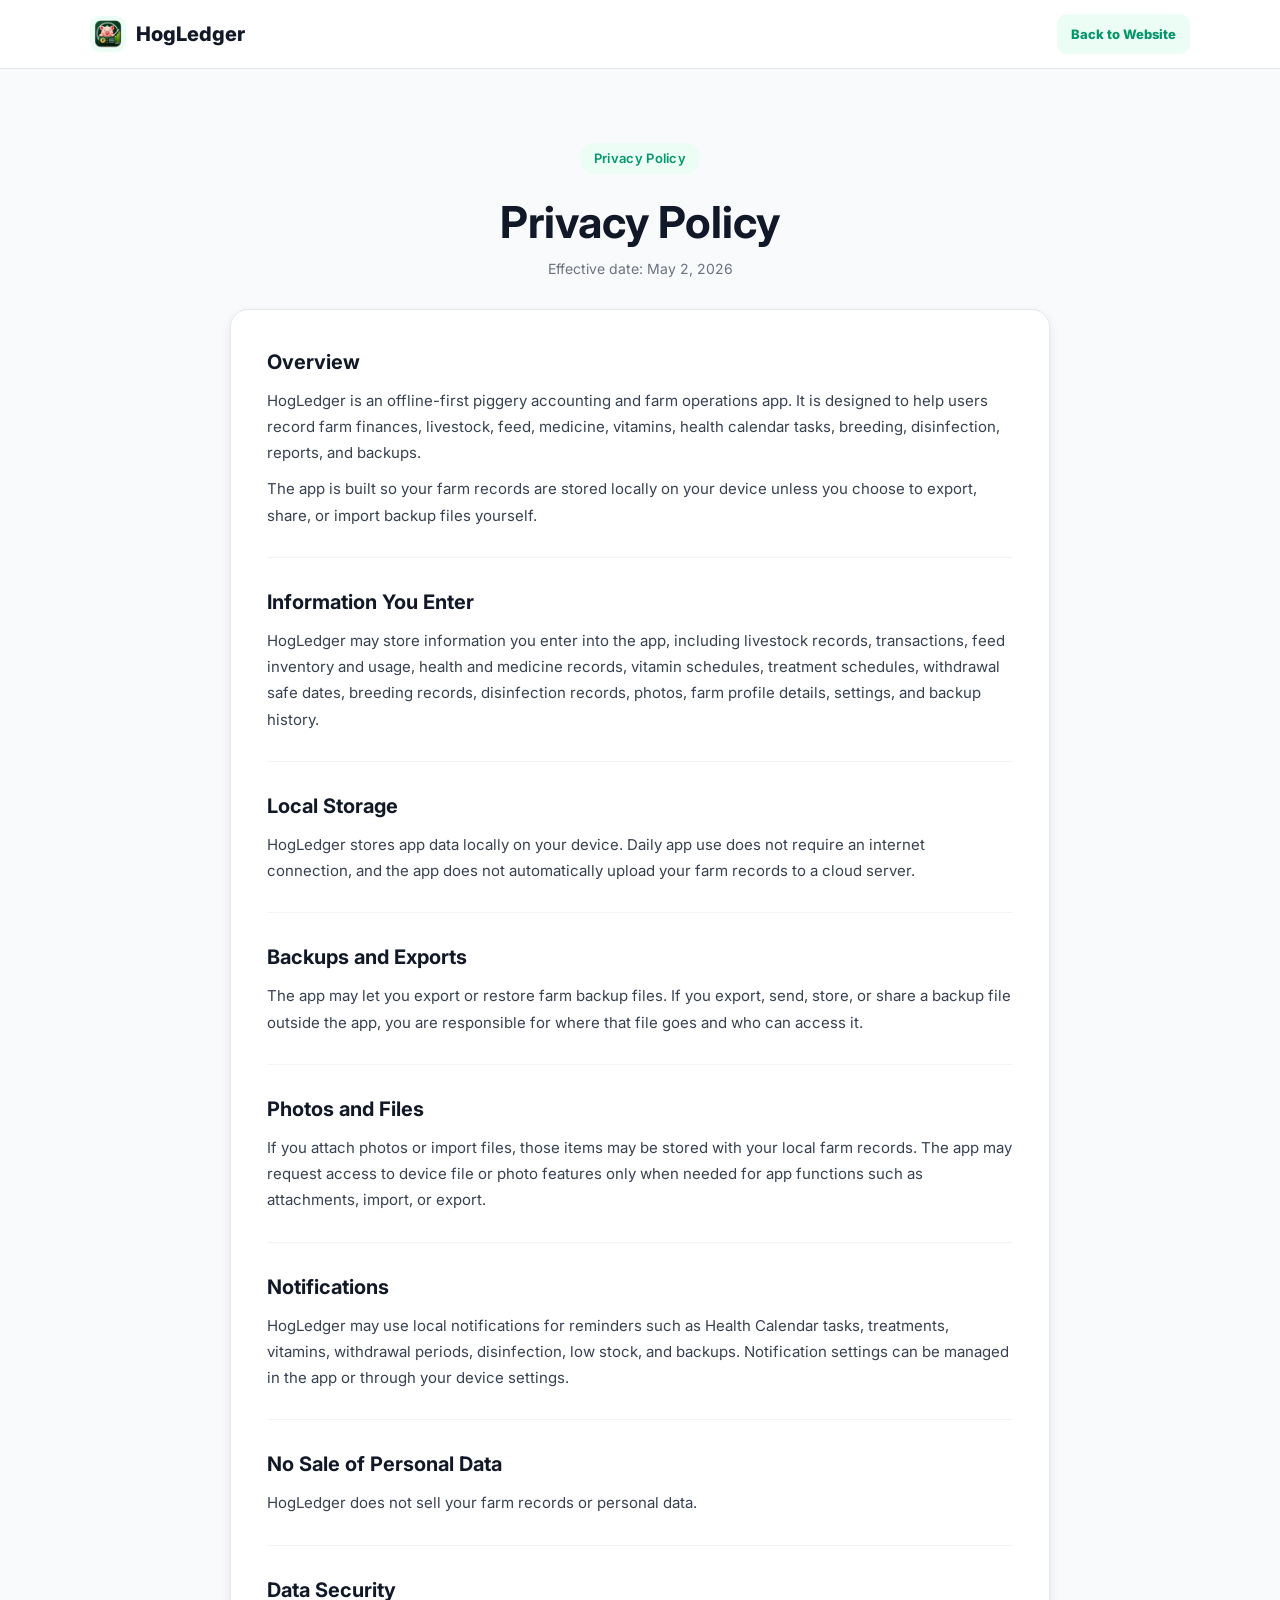
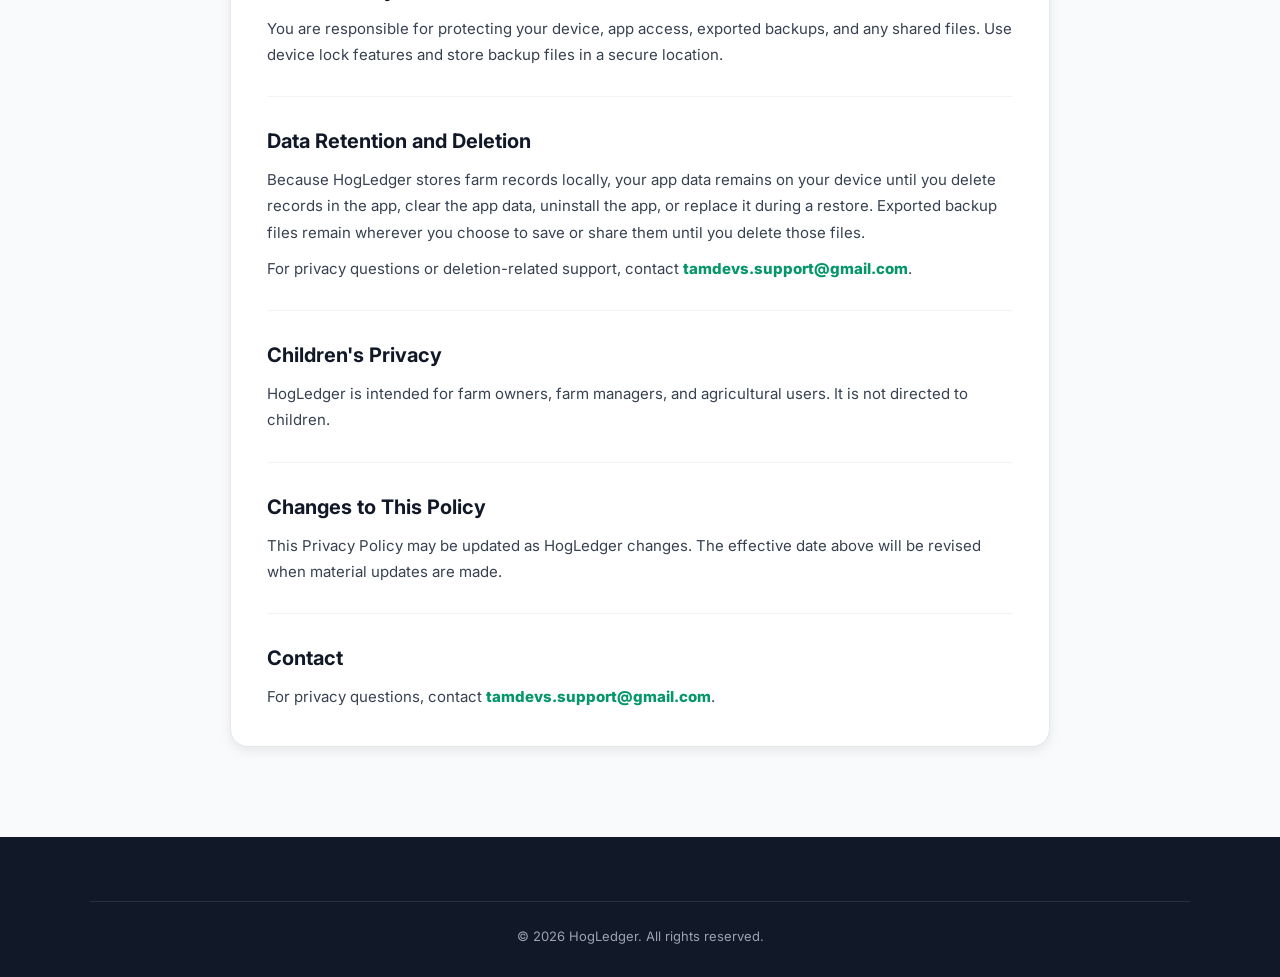
<file: privacy.html>
<!DOCTYPE html>
<html lang="en">
<head>
  <meta charset="UTF-8">
  <meta name="viewport" content="width=device-width, initial-scale=1.0">
  <title>Privacy Policy - HogLedger</title>
  <meta name="description" content="Privacy Policy for HogLedger, an offline-first piggery accounting and farm operations app.">
  <link rel="apple-touch-icon" href="images/hogledger-icon.png">
  <link rel="icon" href="images/hogledger-favicon.png">
  <link rel="preconnect" href="https://fonts.googleapis.com">
  <link rel="preconnect" href="https://fonts.gstatic.com" crossorigin>
  <link href="https://fonts.googleapis.com/css2?family=Inter:wght@400;500;600;700;800&display=swap" rel="stylesheet">
  <link rel="stylesheet" href="css/style.css">
</head>
<body>
  <nav class="legal-nav">
    <div class="nav-container">
      <a href="index.html" class="nav-logo legal-logo">
        <div class="nav-logo-icon">
          <img src="images/hogledger-icon.png" alt="" class="brand-icon-img">
        </div>
        <span>HogLedger</span>
      </a>
      <a href="index.html" class="legal-back-link">Back to Website</a>
    </div>
  </nav>

  <main class="legal-page">
    <div class="container">
      <header class="legal-header">
        <span class="section-badge">Privacy Policy</span>
        <h1>Privacy Policy</h1>
        <p>Effective date: May 2, 2026</p>
      </header>

      <article class="legal-content">
        <section>
          <h2>Overview</h2>
          <p>HogLedger is an offline-first piggery accounting and farm operations app. It is designed to help users record farm finances, livestock, feed, medicine, vitamins, health calendar tasks, breeding, disinfection, reports, and backups.</p>
          <p>The app is built so your farm records are stored locally on your device unless you choose to export, share, or import backup files yourself.</p>
        </section>

        <section>
          <h2>Information You Enter</h2>
          <p>HogLedger may store information you enter into the app, including livestock records, transactions, feed inventory and usage, health and medicine records, vitamin schedules, treatment schedules, withdrawal safe dates, breeding records, disinfection records, photos, farm profile details, settings, and backup history.</p>
        </section>

        <section>
          <h2>Local Storage</h2>
          <p>HogLedger stores app data locally on your device. Daily app use does not require an internet connection, and the app does not automatically upload your farm records to a cloud server.</p>
        </section>

        <section>
          <h2>Backups and Exports</h2>
          <p>The app may let you export or restore farm backup files. If you export, send, store, or share a backup file outside the app, you are responsible for where that file goes and who can access it.</p>
        </section>

        <section>
          <h2>Photos and Files</h2>
          <p>If you attach photos or import files, those items may be stored with your local farm records. The app may request access to device file or photo features only when needed for app functions such as attachments, import, or export.</p>
        </section>

        <section>
          <h2>Notifications</h2>
          <p>HogLedger may use local notifications for reminders such as Health Calendar tasks, treatments, vitamins, withdrawal periods, disinfection, low stock, and backups. Notification settings can be managed in the app or through your device settings.</p>
        </section>

        <section>
          <h2>No Sale of Personal Data</h2>
          <p>HogLedger does not sell your farm records or personal data.</p>
        </section>

        <section>
          <h2>Data Security</h2>
          <p>You are responsible for protecting your device, app access, exported backups, and any shared files. Use device lock features and store backup files in a secure location.</p>
        </section>

        <section>
          <h2>Data Retention and Deletion</h2>
          <p>Because HogLedger stores farm records locally, your app data remains on your device until you delete records in the app, clear the app data, uninstall the app, or replace it during a restore. Exported backup files remain wherever you choose to save or share them until you delete those files.</p>
          <p>For privacy questions or deletion-related support, contact <a href="mailto:tamdevs.support@gmail.com">tamdevs.support@gmail.com</a>.</p>
        </section>

        <section>
          <h2>Children's Privacy</h2>
          <p>HogLedger is intended for farm owners, farm managers, and agricultural users. It is not directed to children.</p>
        </section>

        <section>
          <h2>Changes to This Policy</h2>
          <p>This Privacy Policy may be updated as HogLedger changes. The effective date above will be revised when material updates are made.</p>
        </section>

        <section>
          <h2>Contact</h2>
          <p>For privacy questions, contact <a href="mailto:tamdevs.support@gmail.com">tamdevs.support@gmail.com</a>.</p>
        </section>
      </article>
    </div>
  </main>

  <footer class="footer legal-footer">
    <div class="container">
      <div class="footer-bottom">
        <p>&copy; 2026 HogLedger. All rights reserved.</p>
      </div>
    </div>
  </footer>
</body>
</html>
</file>
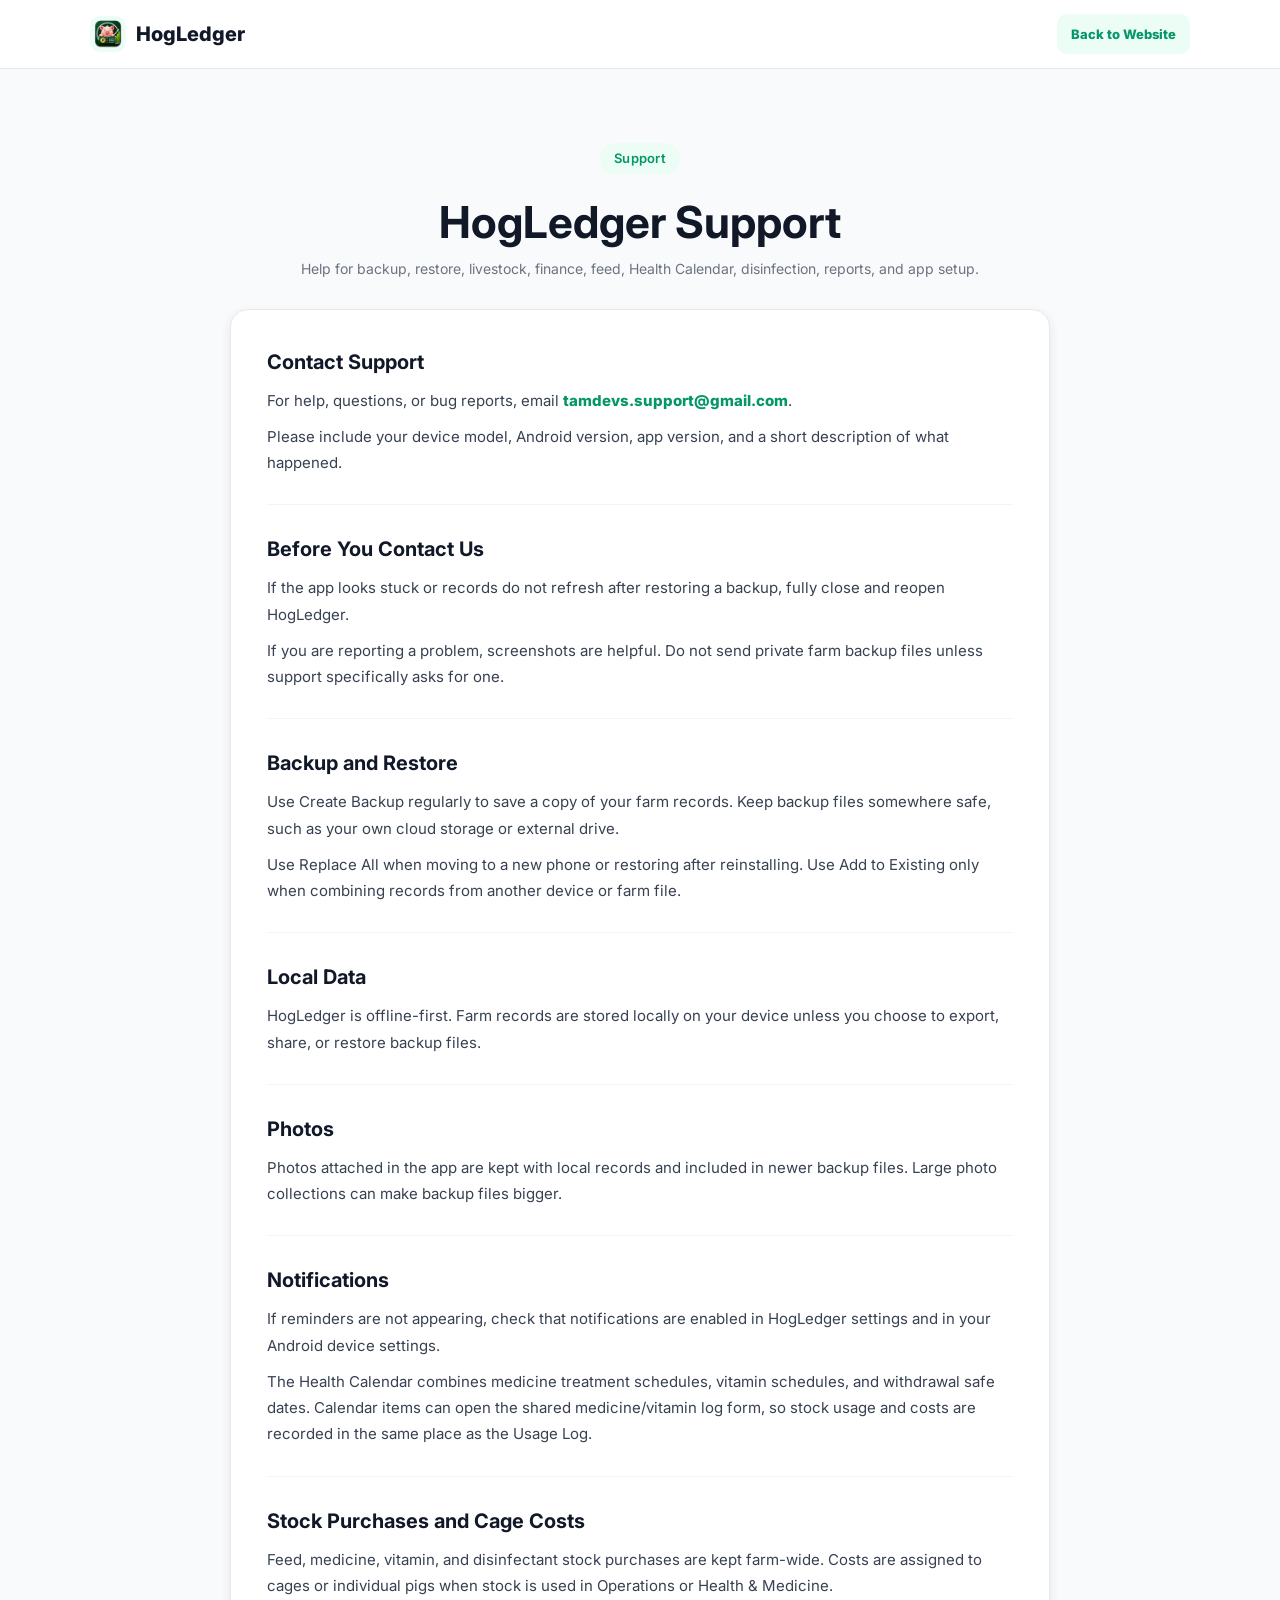
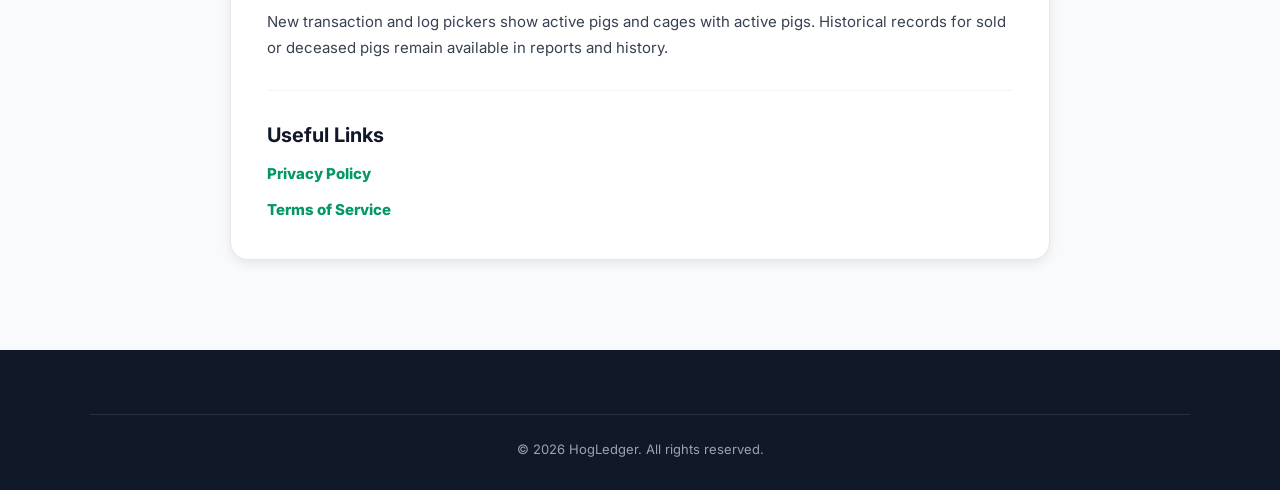
<file: support.html>
<!DOCTYPE html>
<html lang="en">
<head>
  <meta charset="UTF-8">
  <meta name="viewport" content="width=device-width, initial-scale=1.0">
  <title>Support - HogLedger</title>
  <meta name="description" content="Support page for HogLedger, an offline-first piggery accounting and farm operations app.">
  <link rel="apple-touch-icon" href="images/hogledger-icon.png">
  <link rel="icon" href="images/hogledger-favicon.png">
  <link rel="preconnect" href="https://fonts.googleapis.com">
  <link rel="preconnect" href="https://fonts.gstatic.com" crossorigin>
  <link href="https://fonts.googleapis.com/css2?family=Inter:wght@400;500;600;700;800&display=swap" rel="stylesheet">
  <link rel="stylesheet" href="css/style.css">
</head>
<body>
  <nav class="legal-nav">
    <div class="nav-container">
      <a href="index.html" class="nav-logo legal-logo">
        <div class="nav-logo-icon">
          <img src="images/hogledger-icon.png" alt="" class="brand-icon-img">
        </div>
        <span>HogLedger</span>
      </a>
      <a href="index.html" class="legal-back-link">Back to Website</a>
    </div>
  </nav>

  <main class="legal-page">
    <div class="container">
      <header class="legal-header">
        <span class="section-badge">Support</span>
        <h1>HogLedger Support</h1>
        <p>Help for backup, restore, livestock, finance, feed, Health Calendar, disinfection, reports, and app setup.</p>
      </header>

      <article class="legal-content">
        <section>
          <h2>Contact Support</h2>
          <p>For help, questions, or bug reports, email <a href="mailto:tamdevs.support@gmail.com">tamdevs.support@gmail.com</a>.</p>
          <p>Please include your device model, Android version, app version, and a short description of what happened.</p>
        </section>

        <section>
          <h2>Before You Contact Us</h2>
          <p>If the app looks stuck or records do not refresh after restoring a backup, fully close and reopen HogLedger.</p>
          <p>If you are reporting a problem, screenshots are helpful. Do not send private farm backup files unless support specifically asks for one.</p>
        </section>

        <section>
          <h2>Backup and Restore</h2>
          <p>Use Create Backup regularly to save a copy of your farm records. Keep backup files somewhere safe, such as your own cloud storage or external drive.</p>
          <p>Use Replace All when moving to a new phone or restoring after reinstalling. Use Add to Existing only when combining records from another device or farm file.</p>
        </section>

        <section>
          <h2>Local Data</h2>
          <p>HogLedger is offline-first. Farm records are stored locally on your device unless you choose to export, share, or restore backup files.</p>
        </section>

        <section>
          <h2>Photos</h2>
          <p>Photos attached in the app are kept with local records and included in newer backup files. Large photo collections can make backup files bigger.</p>
        </section>

        <section>
          <h2>Notifications</h2>
          <p>If reminders are not appearing, check that notifications are enabled in HogLedger settings and in your Android device settings.</p>
          <p>The Health Calendar combines medicine treatment schedules, vitamin schedules, and withdrawal safe dates. Calendar items can open the shared medicine/vitamin log form, so stock usage and costs are recorded in the same place as the Usage Log.</p>
        </section>

        <section>
          <h2>Stock Purchases and Cage Costs</h2>
          <p>Feed, medicine, vitamin, and disinfectant stock purchases are kept farm-wide. Costs are assigned to cages or individual pigs when stock is used in Operations or Health &amp; Medicine.</p>
          <p>New transaction and log pickers show active pigs and cages with active pigs. Historical records for sold or deceased pigs remain available in reports and history.</p>
        </section>

        <section>
          <h2>Useful Links</h2>
          <p><a href="privacy.html">Privacy Policy</a></p>
          <p><a href="terms.html">Terms of Service</a></p>
        </section>
      </article>
    </div>
  </main>

  <footer class="footer legal-footer">
    <div class="container">
      <div class="footer-bottom">
        <p>&copy; 2026 HogLedger. All rights reserved.</p>
      </div>
    </div>
  </footer>
</body>
</html>
</file>
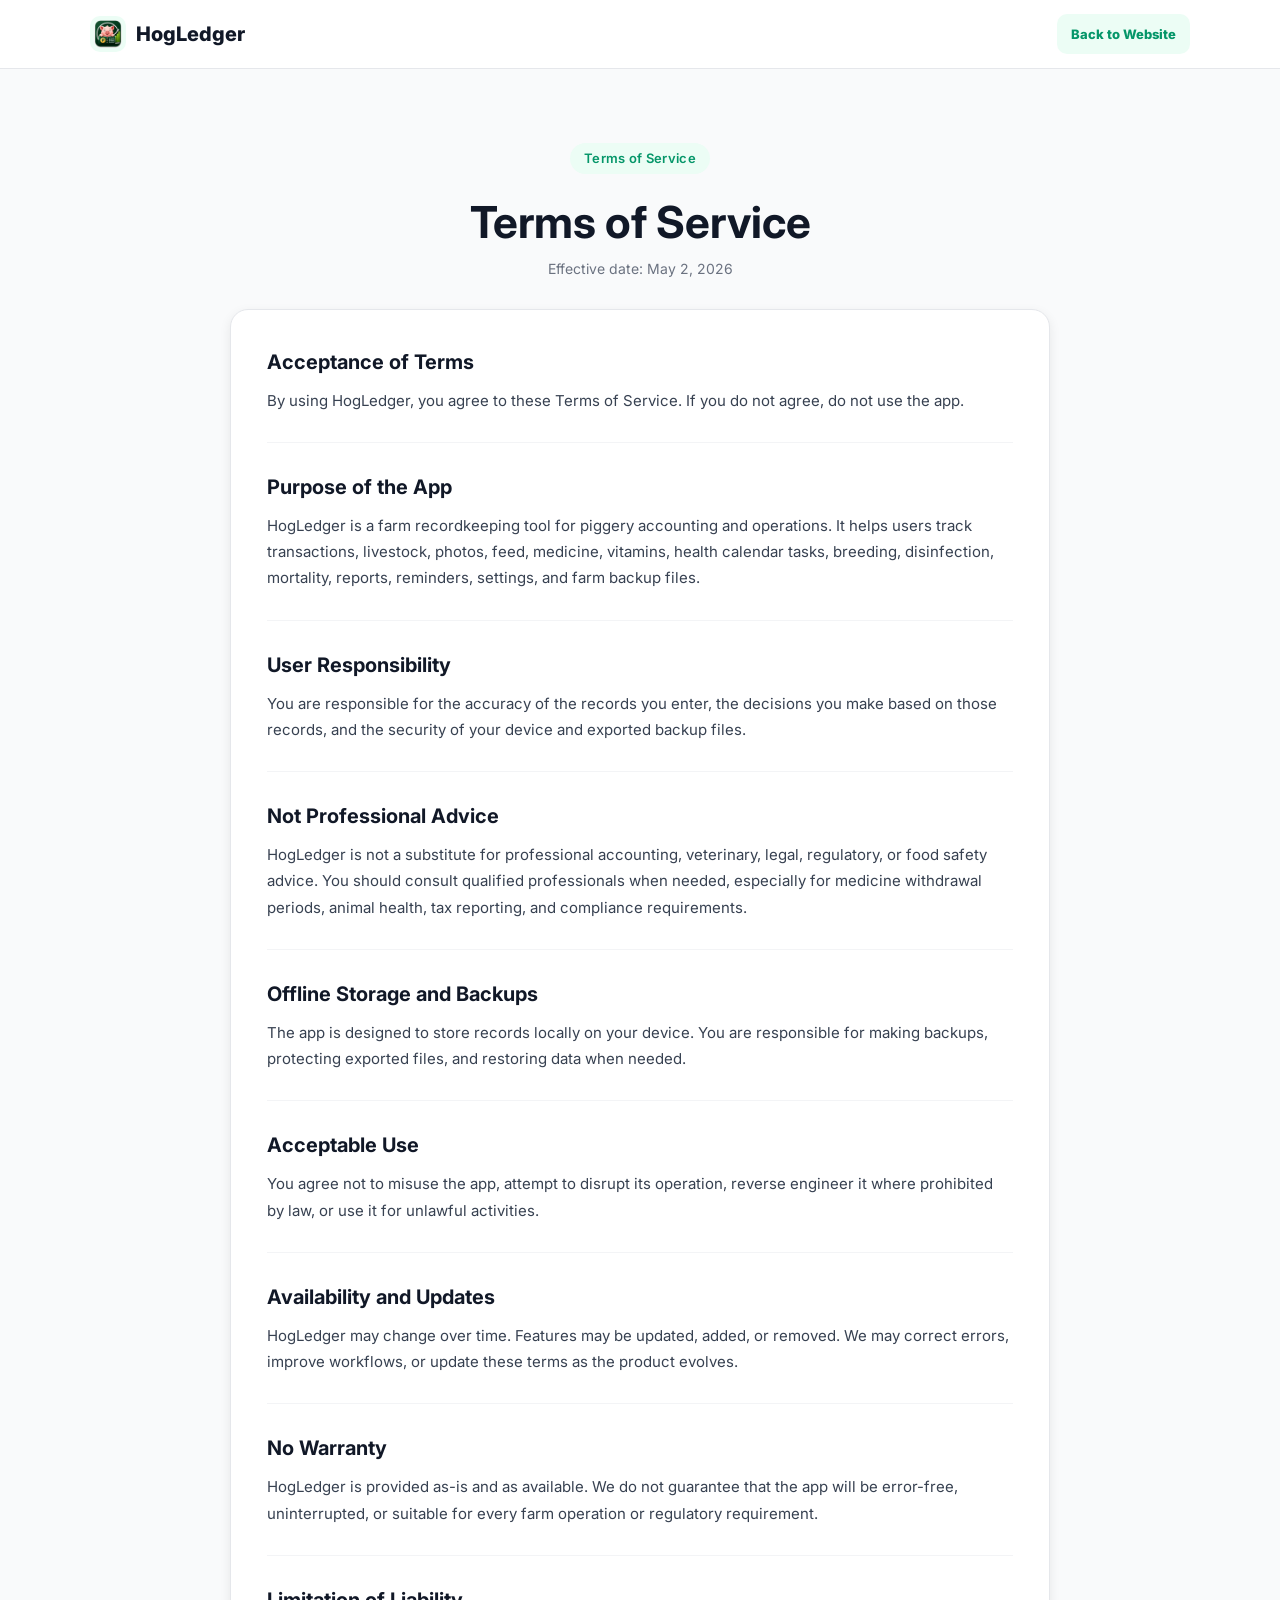
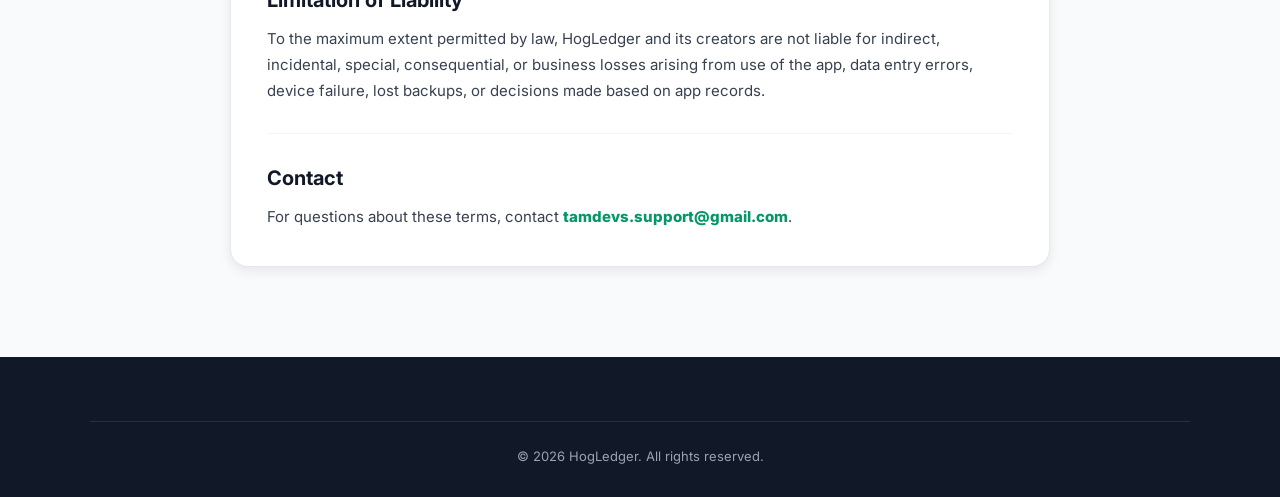
<file: terms.html>
<!DOCTYPE html>
<html lang="en">
<head>
  <meta charset="UTF-8">
  <meta name="viewport" content="width=device-width, initial-scale=1.0">
  <title>Terms of Service - HogLedger</title>
  <meta name="description" content="Terms of Service for HogLedger, an offline-first piggery accounting and farm operations app.">
  <link rel="apple-touch-icon" href="images/hogledger-icon.png">
  <link rel="icon" href="images/hogledger-favicon.png">
  <link rel="preconnect" href="https://fonts.googleapis.com">
  <link rel="preconnect" href="https://fonts.gstatic.com" crossorigin>
  <link href="https://fonts.googleapis.com/css2?family=Inter:wght@400;500;600;700;800&display=swap" rel="stylesheet">
  <link rel="stylesheet" href="css/style.css">
</head>
<body>
  <nav class="legal-nav">
    <div class="nav-container">
      <a href="index.html" class="nav-logo legal-logo">
        <div class="nav-logo-icon">
          <img src="images/hogledger-icon.png" alt="" class="brand-icon-img">
        </div>
        <span>HogLedger</span>
      </a>
      <a href="index.html" class="legal-back-link">Back to Website</a>
    </div>
  </nav>

  <main class="legal-page">
    <div class="container">
      <header class="legal-header">
        <span class="section-badge">Terms of Service</span>
        <h1>Terms of Service</h1>
        <p>Effective date: May 2, 2026</p>
      </header>

      <article class="legal-content">
        <section>
          <h2>Acceptance of Terms</h2>
          <p>By using HogLedger, you agree to these Terms of Service. If you do not agree, do not use the app.</p>
        </section>

        <section>
          <h2>Purpose of the App</h2>
          <p>HogLedger is a farm recordkeeping tool for piggery accounting and operations. It helps users track transactions, livestock, photos, feed, medicine, vitamins, health calendar tasks, breeding, disinfection, mortality, reports, reminders, settings, and farm backup files.</p>
        </section>

        <section>
          <h2>User Responsibility</h2>
          <p>You are responsible for the accuracy of the records you enter, the decisions you make based on those records, and the security of your device and exported backup files.</p>
        </section>

        <section>
          <h2>Not Professional Advice</h2>
          <p>HogLedger is not a substitute for professional accounting, veterinary, legal, regulatory, or food safety advice. You should consult qualified professionals when needed, especially for medicine withdrawal periods, animal health, tax reporting, and compliance requirements.</p>
        </section>

        <section>
          <h2>Offline Storage and Backups</h2>
          <p>The app is designed to store records locally on your device. You are responsible for making backups, protecting exported files, and restoring data when needed.</p>
        </section>

        <section>
          <h2>Acceptable Use</h2>
          <p>You agree not to misuse the app, attempt to disrupt its operation, reverse engineer it where prohibited by law, or use it for unlawful activities.</p>
        </section>

        <section>
          <h2>Availability and Updates</h2>
          <p>HogLedger may change over time. Features may be updated, added, or removed. We may correct errors, improve workflows, or update these terms as the product evolves.</p>
        </section>

        <section>
          <h2>No Warranty</h2>
          <p>HogLedger is provided as-is and as available. We do not guarantee that the app will be error-free, uninterrupted, or suitable for every farm operation or regulatory requirement.</p>
        </section>

        <section>
          <h2>Limitation of Liability</h2>
          <p>To the maximum extent permitted by law, HogLedger and its creators are not liable for indirect, incidental, special, consequential, or business losses arising from use of the app, data entry errors, device failure, lost backups, or decisions made based on app records.</p>
        </section>

        <section>
          <h2>Contact</h2>
          <p>For questions about these terms, contact <a href="mailto:tamdevs.support@gmail.com">tamdevs.support@gmail.com</a>.</p>
        </section>
      </article>
    </div>
  </main>

  <footer class="footer legal-footer">
    <div class="container">
      <div class="footer-bottom">
        <p>&copy; 2026 HogLedger. All rights reserved.</p>
      </div>
    </div>
  </footer>
</body>
</html>
</file>
<file: css/style.css>
/* ===== CSS Variables ===== */
:root {
  --green-700: #059669;
  --green-600: #10b981;
  --green-500: #34d399;
  --green-100: #ecfdf5;
  --green-50: #f0fdf4;
  --blue: #3b82f6;
  --yellow: #f59e0b;
  --red: #ef4444;
  --purple: #8b5cf6;
  --pink: #ec4899;
  --gray-900: #111827;
  --gray-800: #1f2937;
  --gray-700: #374151;
  --gray-500: #6b7280;
  --gray-400: #9ca3af;
  --gray-300: #d1d5db;
  --gray-100: #f3f4f6;
  --white: #ffffff;
  --font: 'Inter', -apple-system, BlinkMacSystemFont, sans-serif;
  --shadow-sm: 0 1px 3px rgba(0,0,0,0.06);
  --shadow-md: 0 4px 12px rgba(0,0,0,0.08);
  --shadow-lg: 0 8px 30px rgba(0,0,0,0.12);
  --radius: 16px;
}

/* ===== Reset ===== */
*, *::before, *::after {
  margin: 0;
  padding: 0;
  box-sizing: border-box;
}

html {
  scroll-behavior: smooth;
  scroll-padding-top: 80px;
}

body {
  font-family: var(--font);
  color: var(--gray-800);
  line-height: 1.6;
  overflow-x: hidden;
  background: var(--white);
}

a {
  text-decoration: none;
  color: inherit;
}

ul {
  list-style: none;
}

img {
  max-width: 100%;
  display: block;
}

.container {
  max-width: 1140px;
  margin: 0 auto;
  padding: 0 20px;
}

/* ===== Buttons ===== */
.btn {
  display: inline-flex;
  align-items: center;
  gap: 10px;
  padding: 14px 28px;
  border-radius: 14px;
  font-weight: 600;
  font-size: 15px;
  transition: all 0.3s ease;
  cursor: pointer;
  border: none;
}

.btn-primary {
  background: var(--white);
  color: var(--green-700);
  box-shadow: 0 4px 15px rgba(0,0,0,0.15);
}

.btn-primary:hover {
  transform: translateY(-2px);
  box-shadow: 0 6px 20px rgba(0,0,0,0.2);
}

.btn-outline {
  background: transparent;
  color: var(--white);
  border: 2px solid rgba(255,255,255,0.4);
}

.btn-outline:hover {
  background: rgba(255,255,255,0.15);
  border-color: rgba(255,255,255,0.7);
}

.btn ion-icon {
  font-size: 20px;
}

/* ===== Navigation ===== */
.navbar {
  position: fixed;
  top: 0;
  left: 0;
  right: 0;
  z-index: 1000;
  padding: 16px 0;
  transition: all 0.3s ease;
}

.navbar.scrolled {
  background: rgba(255,255,255,0.97);
  backdrop-filter: blur(10px);
  box-shadow: var(--shadow-sm);
  padding: 10px 0;
}

.nav-container {
  max-width: 1140px;
  margin: 0 auto;
  padding: 0 20px;
  display: flex;
  align-items: center;
  justify-content: space-between;
}

.nav-logo {
  display: flex;
  align-items: center;
  gap: 10px;
  font-size: 20px;
  font-weight: 800;
  color: var(--white);
  transition: color 0.3s ease;
}

.navbar.scrolled .nav-logo {
  color: var(--gray-900);
}

.nav-logo-icon {
  width: 36px;
  height: 36px;
  border-radius: 10px;
  background: rgba(255,255,255,0.2);
  display: flex;
  align-items: center;
  justify-content: center;
  font-size: 18px;
  color: var(--white);
  transition: all 0.3s ease;
}

.brand-icon-img {
  width: 28px;
  height: 28px;
  object-fit: contain;
  border-radius: 7px;
}

.navbar.scrolled .nav-logo-icon {
  background: var(--green-100);
  color: var(--green-600);
}

.nav-menu {
  display: flex;
  align-items: center;
  gap: 8px;
}

.nav-link {
  padding: 8px 16px;
  border-radius: 10px;
  font-size: 14px;
  font-weight: 500;
  color: rgba(255,255,255,0.85);
  transition: all 0.3s ease;
}

.navbar.scrolled .nav-link {
  color: var(--gray-700);
}

.nav-link:hover {
  background: rgba(255,255,255,0.15);
  color: var(--white);
}

.navbar.scrolled .nav-link:hover {
  background: var(--green-100);
  color: var(--green-700);
}

.nav-link.active {
  color: var(--white);
  background: rgba(255,255,255,0.2);
}

.navbar.scrolled .nav-link.active {
  color: var(--green-700);
  background: var(--green-100);
}

.nav-cta {
  background: rgba(255,255,255,0.2) !important;
  color: var(--white) !important;
  font-weight: 600;
}

.navbar.scrolled .nav-cta {
  background: var(--green-600) !important;
  color: var(--white) !important;
}

.nav-toggle {
  display: none;
  flex-direction: column;
  gap: 5px;
  background: none;
  border: none;
  cursor: pointer;
  padding: 4px;
}

.nav-toggle span {
  width: 24px;
  height: 2px;
  background: var(--white);
  border-radius: 2px;
  transition: all 0.3s ease;
}

.navbar.scrolled .nav-toggle span {
  background: var(--gray-800);
}

/* ===== Hero ===== */
.hero {
  position: relative;
  min-height: 100vh;
  display: flex;
  align-items: center;
  overflow: hidden;
}

.hero-bg {
  position: absolute;
  inset: 0;
  background: linear-gradient(135deg, #047857 0%, var(--green-700) 30%, var(--green-600) 60%, var(--green-500) 100%);
}

.hero-container {
  position: relative;
  z-index: 2;
  max-width: 1140px;
  margin: 0 auto;
  padding: 120px 20px 100px;
  display: grid;
  grid-template-columns: 1fr 1fr;
  gap: 60px;
  align-items: center;
}

.hero-badge {
  display: inline-block;
  padding: 6px 16px;
  background: rgba(255,255,255,0.15);
  border-radius: 20px;
  font-size: 13px;
  font-weight: 600;
  color: rgba(255,255,255,0.9);
  letter-spacing: 0.5px;
  margin-bottom: 20px;
}

.hero-title {
  font-size: 56px;
  font-weight: 800;
  color: var(--white);
  line-height: 1.1;
  letter-spacing: -1px;
}

.hero-tagline {
  font-size: 22px;
  color: rgba(255,255,255,0.85);
  font-weight: 500;
  margin-top: 8px;
}

.hero-description {
  font-size: 16px;
  color: rgba(255,255,255,0.75);
  margin-top: 20px;
  max-width: 480px;
  line-height: 1.7;
}

.hero-trust-line {
  display: inline-flex;
  align-items: center;
  gap: 8px;
  margin-top: 16px;
  padding: 10px 14px;
  border: 1px solid rgba(255,255,255,0.22);
  border-radius: 14px;
  background: rgba(255,255,255,0.12);
  color: rgba(255,255,255,0.92);
  font-size: 14px;
  font-weight: 700;
}

.hero-trust-line ion-icon {
  color: var(--green-100);
  font-size: 20px;
  flex-shrink: 0;
}

.hero-buttons {
  display: flex;
  gap: 14px;
  margin-top: 32px;
  flex-wrap: wrap;
}

.hero-wave {
  position: absolute;
  bottom: -1px;
  left: 0;
  right: 0;
  z-index: 3;
}

.hero-wave svg {
  display: block;
  width: 100%;
  height: auto;
}

/* ===== Phone Mockup ===== */
.hero-phone {
  display: flex;
  justify-content: center;
}

.hero-visual-stage {
  position: relative;
  width: min(100%, 430px);
  min-height: 520px;
  display: flex;
  align-items: center;
  justify-content: center;
}

.hero-app-card {
  position: absolute;
  top: 12px;
  left: 12px;
  z-index: 4;
  display: flex;
  align-items: center;
  gap: 12px;
  padding: 12px 14px;
  border-radius: 18px;
  background: rgba(255,255,255,0.96);
  box-shadow: 0 14px 40px rgba(0,0,0,0.16);
}

.hero-app-icon {
  width: 52px;
  height: 52px;
  border-radius: 14px;
  object-fit: contain;
}

.hero-app-name {
  font-size: 15px;
  font-weight: 800;
  color: var(--gray-900);
}

.hero-app-meta {
  font-size: 12px;
  color: var(--gray-500);
  font-weight: 600;
  margin-top: 1px;
}

.hero-float-card {
  position: absolute;
  z-index: 4;
  display: flex;
  align-items: center;
  gap: 9px;
  padding: 11px 13px;
  border-radius: 16px;
  background: rgba(255,255,255,0.95);
  color: var(--gray-800);
  box-shadow: 0 16px 42px rgba(0,0,0,0.15);
}

.hero-float-card ion-icon {
  font-size: 22px;
  color: var(--green-600);
}

.hero-float-card span {
  display: block;
  font-size: 10px;
  color: var(--gray-500);
  font-weight: 700;
  text-transform: uppercase;
  letter-spacing: 0.4px;
}

.hero-float-card strong {
  display: block;
  font-size: 13px;
  color: var(--gray-900);
  line-height: 1.2;
}

.hero-float-left {
  left: -6px;
  bottom: 126px;
}

.hero-float-right {
  right: -4px;
  bottom: 68px;
}

.phone-mockup {
  width: 292px;
  background: var(--gray-900);
  border-radius: 36px;
  padding: 12px;
  box-shadow: 0 25px 60px rgba(0,0,0,0.3);
  transform: perspective(900px) rotateY(-5deg) rotateX(2deg);
  transition: transform 0.5s ease, box-shadow 0.3s ease;
}

.phone-mockup:hover {
  transform: perspective(900px) rotateY(-2deg) rotateX(1deg) translateY(-4px);
  box-shadow: 0 30px 70px rgba(0,0,0,0.32);
}

.phone-screen {
  background: var(--green-50);
  border-radius: 26px;
  overflow: hidden;
  padding: 0;
}

.hero-phone-screenshot {
  display: block;
  width: 100%;
  height: auto;
  image-rendering: auto;
}

.phone-header {
  background: linear-gradient(135deg, var(--green-700), var(--green-600));
  padding: 24px 16px 16px;
  color: white;
}

.phone-header-row {
  display: flex;
  align-items: center;
  justify-content: space-between;
}

.phone-app-name {
  font-size: 16px;
  font-weight: 700;
}

.phone-date {
  font-size: 11px;
  opacity: 0.8;
  margin-top: 2px;
}

.phone-bell {
  position: relative;
  width: 34px;
  height: 34px;
  border-radius: 17px;
  display: flex;
  align-items: center;
  justify-content: center;
  background: rgba(255,255,255,0.9);
  color: var(--green-700);
}

.phone-bell ion-icon {
  font-size: 17px;
}

.phone-bell span {
  position: absolute;
  top: -4px;
  right: -4px;
  min-width: 17px;
  height: 17px;
  border-radius: 9px;
  display: flex;
  align-items: center;
  justify-content: center;
  background: var(--red);
  border: 2px solid white;
  color: white;
  font-size: 8px;
  font-weight: 800;
}

.phone-card {
  margin: 10px 10px 0;
  padding: 12px;
  border-radius: 12px;
  display: flex;
  align-items: center;
  gap: 10px;
}

.phone-card.green {
  background: linear-gradient(135deg, var(--green-700), var(--green-600));
  color: white;
}

.phone-card-icon {
  width: 36px;
  height: 36px;
  border-radius: 18px;
  background: rgba(255,255,255,0.2);
  display: flex;
  align-items: center;
  justify-content: center;
  font-size: 18px;
}

.phone-card-label {
  font-size: 10px;
  opacity: 0.85;
}

.phone-card-value {
  font-size: 17px;
  font-weight: 700;
}

.phone-command {
  padding: 10px 10px 0;
}

.phone-section-title {
  font-size: 10px;
  font-weight: 800;
  color: var(--gray-800);
  margin: 0 0 6px 2px;
}

.phone-command-grid {
  display: flex;
  gap: 6px;
}

.phone-command-item {
  flex: 1;
  border-radius: 12px;
  padding: 9px 7px;
  min-height: 68px;
}

.phone-command-item ion-icon {
  font-size: 15px;
}

.phone-command-item strong {
  display: block;
  font-size: 18px;
  color: var(--gray-900);
  line-height: 1.1;
  margin-top: 5px;
}

.phone-command-item span {
  display: block;
  font-size: 8px;
  color: var(--gray-500);
  font-weight: 700;
  margin-top: 2px;
}

.phone-command-item.red {
  background: #fef2f2;
  color: var(--red);
}

.phone-command-item.amber {
  background: #fffbeb;
  color: #b45309;
}

.phone-priority {
  display: flex;
  align-items: center;
  gap: 8px;
  margin-top: 7px;
  padding: 9px;
  border-radius: 12px;
  background: white;
  border-left: 3px solid var(--red);
  box-shadow: var(--shadow-sm);
}

.phone-priority ion-icon {
  width: 26px;
  height: 26px;
  border-radius: 13px;
  display: flex;
  align-items: center;
  justify-content: center;
  color: var(--red);
  background: #fef2f2;
  font-size: 15px;
}

.phone-priority span {
  display: block;
  font-size: 7px;
  color: var(--gray-400);
  font-weight: 800;
  text-transform: uppercase;
  letter-spacing: 0.4px;
}

.phone-priority strong {
  display: block;
  font-size: 10px;
  color: var(--gray-900);
  margin-top: 1px;
}

.phone-stats {
  display: flex;
  gap: 6px;
  padding: 10px 10px 0;
}

.phone-stat {
  flex: 1;
  background: white;
  border-radius: 12px;
  padding: 10px 6px;
  text-align: center;
}

.phone-stat-icon {
  width: 28px;
  height: 28px;
  border-radius: 14px;
  display: flex;
  align-items: center;
  justify-content: center;
  margin: 0 auto 4px;
  font-size: 14px;
  color: white;
}

.green-bg { background: var(--green-600); }
.blue-bg { background: var(--blue); }
.yellow-bg { background: var(--yellow); }

.phone-stat-num {
  font-size: 15px;
  font-weight: 700;
  color: var(--gray-900);
}

.phone-stat-label {
  font-size: 9px;
  color: var(--gray-500);
}

.phone-nav {
  display: flex;
  justify-content: space-around;
  padding: 10px 8px 6px;
  margin-top: 8px;
}

.phone-nav-item {
  font-size: 16px;
  color: var(--gray-400);
  padding: 4px 3px;
}

.phone-nav-item.active {
  color: var(--green-600);
  background: var(--green-100);
  border-radius: 8px;
  padding: 4px 7px;
}

/* ===== Section Common ===== */
.section-header {
  text-align: center;
  max-width: 600px;
  margin: 0 auto 50px;
}

.section-badge {
  display: inline-block;
  padding: 5px 14px;
  background: var(--green-100);
  color: var(--green-700);
  border-radius: 20px;
  font-size: 13px;
  font-weight: 600;
  letter-spacing: 0.3px;
  margin-bottom: 14px;
}

.section-title {
  font-size: 36px;
  font-weight: 800;
  color: var(--gray-900);
  line-height: 1.2;
  letter-spacing: -0.5px;
}

.section-subtitle {
  font-size: 16px;
  color: var(--gray-500);
  margin-top: 12px;
}

/* ===== Features ===== */
.features {
  padding: 100px 0;
  background: var(--white);
}

.feature-comparison {
  display: grid;
  grid-template-columns: repeat(8, minmax(0, 1fr));
  gap: 10px;
  margin: -18px 0 42px;
}

.comparison-item {
  min-height: 86px;
  display: flex;
  flex-direction: column;
  align-items: center;
  justify-content: center;
  gap: 9px;
  border: 1px solid #e5e7eb;
  border-radius: 12px;
  background: #f9fafb;
  color: var(--gray-700);
}

.comparison-item ion-icon {
  font-size: 24px;
  color: var(--green-600);
}

.comparison-item span {
  font-size: 13px;
  font-weight: 800;
  color: var(--gray-800);
}

.features-grid {
  display: grid;
  grid-template-columns: repeat(4, 1fr);
  gap: 24px;
}

.feature-card {
  background: var(--white);
  border: 1px solid var(--gray-100);
  border-radius: var(--radius);
  padding: 30px 24px;
  transition: all 0.3s ease;
}

.feature-card:hover {
  transform: translateY(-4px);
  box-shadow: var(--shadow-lg);
  border-color: transparent;
}

.feature-icon {
  width: 56px;
  height: 56px;
  border-radius: 16px;
  display: flex;
  align-items: center;
  justify-content: center;
  font-size: 26px;
  margin-bottom: 18px;
}

.feature-title {
  font-size: 18px;
  font-weight: 700;
  color: var(--gray-900);
  margin-bottom: 8px;
}

.feature-desc {
  font-size: 14px;
  color: var(--gray-500);
  line-height: 1.6;
}

/* ===== Best For ===== */
.best-for {
  padding: 0 0 88px;
  background: var(--white);
}

.best-for-panel {
  display: grid;
  grid-template-columns: 0.85fr 1.15fr;
  gap: 40px;
  align-items: center;
  padding: 34px;
  border: 1px solid #d1fae5;
  border-radius: 24px;
  background: linear-gradient(135deg, #f0fdf4 0%, #ffffff 100%);
  box-shadow: var(--shadow-md);
}

.best-for-copy .section-title {
  max-width: 430px;
  font-size: 30px;
}

.best-for-grid {
  display: grid;
  grid-template-columns: repeat(2, minmax(0, 1fr));
  gap: 14px;
}

.best-for-item {
  min-height: 88px;
  display: flex;
  align-items: center;
  gap: 14px;
  padding: 18px;
  border: 1px solid #e5e7eb;
  border-radius: 16px;
  background: var(--white);
}

.best-for-icon {
  width: 42px;
  height: 42px;
  min-width: 42px;
  border-radius: 12px;
  display: flex;
  align-items: center;
  justify-content: center;
  background: var(--green-100);
  color: var(--green-600);
  font-size: 22px;
}

.best-for-item span {
  color: var(--gray-800);
  font-size: 15px;
  font-weight: 800;
  line-height: 1.35;
}

/* ===== Privacy Data ===== */
.privacy-data {
  padding: 88px 0;
  background: #f9fafb;
  border-top: 1px solid #e5e7eb;
  border-bottom: 1px solid #e5e7eb;
}

.privacy-data-grid {
  display: grid;
  grid-template-columns: 0.95fr 1.05fr;
  gap: 56px;
  align-items: center;
}

.privacy-data-content .section-title {
  max-width: 480px;
}

.privacy-data-text {
  max-width: 520px;
  margin-top: 18px;
  font-size: 16px;
  line-height: 1.7;
  color: var(--gray-500);
}

.privacy-points {
  display: grid;
  gap: 14px;
}

.privacy-point {
  display: flex;
  align-items: flex-start;
  gap: 14px;
  padding: 18px;
  border: 1px solid #e5e7eb;
  border-radius: 14px;
  background: var(--white);
  box-shadow: var(--shadow-sm);
}

.privacy-point-icon {
  width: 44px;
  height: 44px;
  min-width: 44px;
  border-radius: 12px;
  display: flex;
  align-items: center;
  justify-content: center;
  background: var(--green-100);
  color: var(--green-600);
  font-size: 22px;
}

.privacy-point h3 {
  font-size: 15px;
  font-weight: 800;
  color: var(--gray-900);
  margin-bottom: 3px;
}

.privacy-point p {
  font-size: 13px;
  color: var(--gray-500);
  line-height: 1.5;
}

/* ===== Screenshots ===== */
.screenshots {
  padding: 100px 0;
  background: var(--green-50);
}

.screenshots-grid {
  display: grid;
  grid-template-columns: repeat(4, minmax(0, 240px));
  gap: 24px;
  align-items: start;
  justify-content: center;
}

.screenshot-item {
  margin: 0;
  text-align: center;
  width: 100%;
  max-width: 240px;
  justify-self: center;
}

.screenshot-frame {
  background: var(--gray-900);
  border-radius: 28px;
  padding: 8px;
  box-shadow: 0 20px 50px rgba(0,0,0,0.2);
  transition: transform 0.3s ease;
}

.screenshot-frame:hover {
  transform: translateY(-6px);
}

.screenshot-img {
  display: block;
  width: 100%;
  height: auto;
  border-radius: 22px;
}

.screenshot-placeholder {
  background: var(--gray-900);
  border-radius: 28px;
  padding: 8px;
  box-shadow: 0 20px 50px rgba(0,0,0,0.2);
  transition: transform 0.3s ease;
}

.screenshot-placeholder:hover {
  transform: translateY(-6px);
}

.screenshot-caption {
  margin-top: 14px;
  font-size: 14px;
  font-weight: 600;
  color: var(--gray-700);
}

/* App Screen Mockups */
.app-screen {
  background: var(--green-50);
  border-radius: 22px;
  overflow: hidden;
  display: flex;
  flex-direction: column;
  min-height: 420px;
  position: relative;
}

.app-header-grad {
  background: linear-gradient(135deg, var(--green-700), var(--green-600), var(--green-500));
  padding: 14px 12px 12px;
  border-bottom-left-radius: 16px;
  border-bottom-right-radius: 16px;
}

.app-header-bar {
  background: linear-gradient(135deg, var(--green-700), var(--green-600));
  padding: 14px 12px;
}

.app-header-row {
  display: flex;
  justify-content: space-between;
  align-items: center;
  margin-bottom: 10px;
}

.app-header-title {
  font-size: 13px;
  font-weight: 700;
  color: white;
}

.app-header-sub {
  font-size: 9px;
  color: rgba(255,255,255,0.8);
  margin-top: 1px;
}

.app-bell {
  width: 26px;
  height: 26px;
  border-radius: 13px;
  background: rgba(255,255,255,0.85);
  display: flex;
  align-items: center;
  justify-content: center;
  font-size: 13px;
  color: var(--green-700);
}

/* Finance row in dashboard header */
.app-finance-row {
  display: flex;
  gap: 6px;
}

.app-finance-card {
  flex: 1;
  background: rgba(255,255,255,0.18);
  border-radius: 10px;
  padding: 8px;
}

.app-finance-icon {
  width: 20px;
  height: 20px;
  border-radius: 10px;
  display: flex;
  align-items: center;
  justify-content: center;
  font-size: 10px;
  margin-bottom: 4px;
}

.green-circle { background: var(--green-100); color: var(--green-600); }
.red-circle { background: #fef2f2; color: var(--red); }
.blue-circle { background: #eff6ff; color: var(--blue); }
.purple-circle { background: #f3e8ff; color: var(--purple); }
.green-circle-sm { background: var(--green-100); color: var(--green-600); }

.app-finance-label {
  font-size: 8px;
  color: rgba(255,255,255,0.8);
}

.app-finance-val {
  font-size: 11px;
  font-weight: 700;
  color: white;
  margin-top: 1px;
}

/* Body area */
.app-body {
  flex: 1;
  padding: 6px 8px;
}

.app-body.scrollable {
  padding: 8px;
}

/* Profit card */
.app-profit-card {
  background: linear-gradient(135deg, var(--green-700), var(--green-600));
  border-radius: 10px;
  padding: 10px;
  display: flex;
  align-items: center;
  gap: 8px;
  margin: -6px 0 8px;
  box-shadow: 0 3px 10px rgba(5,150,105,0.3);
}

.app-profit-icon {
  width: 28px;
  height: 28px;
  border-radius: 14px;
  background: rgba(255,255,255,0.2);
  display: flex;
  align-items: center;
  justify-content: center;
  font-size: 14px;
  color: white;
}

.app-profit-label {
  font-size: 8px;
  color: rgba(255,255,255,0.8);
}

.app-profit-val {
  font-size: 14px;
  font-weight: 700;
  color: white;
}

/* Section label */
.app-section-label {
  font-size: 10px;
  font-weight: 700;
  color: var(--gray-800);
  margin: 6px 0 6px 2px;
}

/* Stats row */
.app-stats-row {
  display: flex;
  gap: 4px;
}

.app-command-mini {
  display: flex;
  gap: 5px;
}

.app-command-chip {
  flex: 1;
  display: flex;
  align-items: center;
  justify-content: center;
  gap: 3px;
  border-radius: 8px;
  padding: 6px 4px;
  font-size: 7px;
  font-weight: 700;
}

.app-command-chip ion-icon {
  font-size: 10px;
}

.red-chip {
  background: #fef2f2;
  color: var(--red);
}

.amber-chip {
  background: #fffbeb;
  color: #b45309;
}

.app-stat-card {
  flex: 1;
  border-radius: 10px;
  padding: 8px 4px;
  text-align: center;
}

.app-stat-card.green-tint { background: #ecfdf5; }
.app-stat-card.blue-tint { background: #eff6ff; }
.app-stat-card.yellow-tint { background: #fffbeb; }

.app-stat-circle {
  width: 24px;
  height: 24px;
  border-radius: 12px;
  display: flex;
  align-items: center;
  justify-content: center;
  font-size: 12px;
  color: white;
  margin: 0 auto 4px;
}

.app-stat-num {
  font-size: 13px;
  font-weight: 700;
  color: var(--gray-900);
}

.app-stat-lbl {
  font-size: 7px;
  color: var(--gray-500);
}

/* Tab bar */
.app-tab-bar {
  display: flex;
  justify-content: space-around;
  padding: 8px 4px 6px;
  background: white;
  border-top: 1px solid #f3f4f6;
  border-bottom-left-radius: 22px;
  border-bottom-right-radius: 22px;
}

.app-tab {
  font-size: 13px;
  color: var(--gray-400);
  padding: 3px 5px;
  border-radius: 8px;
}

.app-tab.active {
  color: var(--green-600);
  background: var(--green-100);
}

/* FAB */
.app-fab-float {
  position: absolute;
  bottom: 40px;
  right: 12px;
  width: 32px;
  height: 32px;
  border-radius: 16px;
  background: var(--green-600);
  display: flex;
  align-items: center;
  justify-content: center;
  color: white;
  font-size: 16px;
  box-shadow: 0 3px 8px rgba(5,150,105,0.3);
}

/* Livestock cards */
.app-livestock-card {
  background: white;
  border-radius: 10px;
  padding: 8px 10px;
  margin-bottom: 6px;
  box-shadow: var(--shadow-sm);
}

.app-livestock-row {
  display: flex;
  justify-content: space-between;
  align-items: center;
  margin-bottom: 3px;
}

.app-livestock-tag {
  font-size: 11px;
  font-weight: 700;
  color: var(--gray-900);
}

.app-badge {
  font-size: 7px;
  font-weight: 600;
  padding: 2px 6px;
  border-radius: 8px;
  text-transform: uppercase;
  letter-spacing: 0.3px;
}

.app-badge.green {
  background: var(--green-100);
  color: var(--green-700);
}

.app-livestock-detail {
  font-size: 8px;
  color: var(--gray-500);
  margin-top: 1px;
}

.app-feed-rec {
  display: flex;
  align-items: center;
  gap: 4px;
  margin-top: 4px;
  padding: 3px 6px;
  background: #f0fdf4;
  border-radius: 6px;
  border-left: 2px solid var(--green-600);
  font-size: 7px;
  color: var(--gray-700);
}

/* Transaction cards */
.app-txn-card {
  background: white;
  border-radius: 10px;
  padding: 8px 10px;
  margin-bottom: 6px;
  box-shadow: var(--shadow-sm);
}

.app-txn-row {
  display: flex;
  justify-content: space-between;
  align-items: center;
}

.app-txn-left {
  display: flex;
  align-items: center;
  gap: 6px;
}

.app-txn-cat {
  font-size: 10px;
  font-weight: 600;
  color: var(--gray-900);
}

.app-txn-desc {
  font-size: 8px;
  color: var(--gray-500);
}

.app-txn-date {
  font-size: 7px;
  color: var(--gray-400);
  margin-top: 1px;
}

.app-txn-amount {
  font-size: 11px;
  font-weight: 700;
}

.app-txn-amount.red { color: var(--red); }
.app-txn-amount.green { color: var(--green-600); }

/* Top tabs (Operations) */
.app-top-tabs {
  display: flex;
  background: white;
  border-bottom: 1px solid #f3f4f6;
}

.app-top-tab {
  flex: 1;
  text-align: center;
  padding: 7px 3px;
  font-size: 8px;
  font-weight: 600;
  color: var(--gray-400);
}

.app-top-tab.active {
  color: var(--green-600);
  border-bottom: 2px solid var(--green-600);
}

/* Health cards */
.app-health-card {
  background: white;
  border-radius: 10px;
  padding: 8px 10px;
  margin-bottom: 6px;
  box-shadow: var(--shadow-sm);
}

.app-health-row {
  display: flex;
  align-items: center;
  gap: 6px;
  margin-bottom: 3px;
}

.app-health-icon {
  width: 24px;
  height: 24px;
  border-radius: 8px;
  display: flex;
  align-items: center;
  justify-content: center;
  font-size: 12px;
  flex-shrink: 0;
}

.app-health-name {
  font-size: 10px;
  font-weight: 700;
  color: var(--gray-900);
}

.app-health-sub {
  font-size: 7px;
  color: var(--gray-500);
}

.app-health-actions {
  margin-left: auto;
  display: flex;
  gap: 6px;
}

.app-health-detail {
  font-size: 8px;
  color: var(--gray-500);
  margin-left: 30px;
}

.app-withdrawal {
  font-size: 7px;
  color: var(--red);
  background: #fef2f2;
  padding: 2px 6px;
  border-radius: 4px;
  margin-top: 3px;
  margin-left: 30px;
  display: inline-block;
}

/* ===== About ===== */
.about {
  padding: 100px 0;
  background: var(--white);
}

.about-grid {
  display: grid;
  grid-template-columns: 1.2fr 0.8fr;
  gap: 60px;
  align-items: center;
}

.about-text {
  font-size: 16px;
  color: var(--gray-500);
  margin-top: 16px;
  line-height: 1.7;
}

.about-benefits {
  margin-top: 32px;
  display: flex;
  flex-direction: column;
  gap: 20px;
}

.benefit-item {
  display: flex;
  gap: 16px;
  align-items: flex-start;
}

.benefit-icon {
  width: 44px;
  height: 44px;
  min-width: 44px;
  border-radius: 12px;
  background: var(--green-100);
  color: var(--green-600);
  display: flex;
  align-items: center;
  justify-content: center;
  font-size: 22px;
}

.benefit-item h4 {
  font-size: 15px;
  font-weight: 700;
  color: var(--gray-900);
  margin-bottom: 2px;
}

.benefit-item p {
  font-size: 13px;
  color: var(--gray-500);
  line-height: 1.5;
}

.about-stats-card {
  background: linear-gradient(135deg, var(--green-700), var(--green-600), var(--green-500));
  border-radius: 24px;
  padding: 40px 30px;
  display: flex;
  flex-direction: column;
  gap: 30px;
  box-shadow: 0 20px 50px rgba(5, 150, 105, 0.25);
}

.about-stat {
  text-align: center;
}

.about-stat-number {
  font-size: 40px;
  font-weight: 800;
  color: var(--white);
}

.about-stat-label {
  font-size: 14px;
  color: rgba(255,255,255,0.8);
  font-weight: 500;
}

/* ===== Download CTA ===== */
.download {
  position: relative;
  padding: 100px 0;
  overflow: hidden;
}

.download-bg {
  position: absolute;
  inset: 0;
  background: linear-gradient(135deg, #047857 0%, var(--green-700) 40%, var(--green-600) 70%, var(--green-500) 100%);
}

.download-content {
  position: relative;
  z-index: 2;
  text-align: center;
  max-width: 560px;
  margin: 0 auto;
}

.download-icon {
  width: 80px;
  height: 80px;
  border-radius: 40px;
  background: rgba(255,255,255,0.15);
  display: flex;
  align-items: center;
  justify-content: center;
  font-size: 36px;
  color: var(--white);
  margin: 0 auto 24px;
}

.download-title {
  font-size: 36px;
  font-weight: 800;
  color: var(--white);
  line-height: 1.2;
}

.download-subtitle {
  font-size: 16px;
  color: rgba(255,255,255,0.8);
  margin-top: 16px;
  line-height: 1.7;
}

.btn-download {
  display: inline-flex;
  align-items: center;
  gap: 12px;
  padding: 14px 32px;
  background: var(--white);
  color: var(--gray-900);
  border-radius: 14px;
  font-weight: 600;
  margin-top: 32px;
  box-shadow: 0 4px 15px rgba(0,0,0,0.15);
  transition: all 0.3s ease;
}

.btn-download:hover {
  transform: translateY(-2px);
  box-shadow: 0 6px 20px rgba(0,0,0,0.2);
}

.play-icon,
.download-mail-icon {
  flex-shrink: 0;
}

.download-mail-icon {
  font-size: 28px;
}

.download-small {
  display: block;
  font-size: 10px;
  font-weight: 500;
  text-transform: uppercase;
  letter-spacing: 1px;
  color: var(--gray-500);
  text-align: left;
}

.download-big {
  display: block;
  font-size: 18px;
  font-weight: 700;
  text-align: left;
}

.download-version {
  font-size: 13px;
  color: rgba(255,255,255,0.5);
  margin-top: 16px;
}

/* ===== Footer ===== */
.footer {
  background: var(--gray-900);
  padding: 60px 0 30px;
  color: var(--gray-400);
}

.footer-grid {
  display: grid;
  grid-template-columns: 1.5fr 1fr 1fr 1fr;
  gap: 40px;
}

.footer-logo {
  display: flex;
  align-items: center;
  gap: 10px;
  font-size: 20px;
  font-weight: 800;
  color: var(--white);
  margin-bottom: 12px;
}

.footer .nav-logo-icon {
  background: var(--green-600);
  color: var(--white);
}

.footer-desc {
  font-size: 14px;
  line-height: 1.6;
  max-width: 260px;
}

.footer-links h4 {
  color: var(--white);
  font-size: 14px;
  font-weight: 700;
  margin-bottom: 16px;
  text-transform: uppercase;
  letter-spacing: 0.5px;
}

.footer-links li {
  margin-bottom: 10px;
}

.footer-links a {
  font-size: 14px;
  color: var(--gray-400);
  transition: color 0.2s ease;
}

.footer-links a:hover {
  color: var(--green-500);
}

.footer-bottom {
  border-top: 1px solid rgba(255,255,255,0.1);
  margin-top: 40px;
  padding-top: 24px;
  text-align: center;
  font-size: 13px;
}

/* ===== Legal Pages ===== */
.legal-nav {
  background: var(--white);
  border-bottom: 1px solid #e5e7eb;
  padding: 14px 0;
}

.legal-logo {
  color: var(--gray-900);
}

.legal-logo .nav-logo-icon {
  background: var(--green-100);
  color: var(--green-600);
}

.legal-back-link {
  display: inline-flex;
  align-items: center;
  justify-content: center;
  min-height: 40px;
  padding: 9px 14px;
  border-radius: 10px;
  background: var(--green-100);
  color: var(--green-700);
  font-size: 13px;
  font-weight: 800;
}

.legal-page {
  background: #f9fafb;
  padding: 74px 0 90px;
}

.legal-header {
  max-width: 820px;
  margin: 0 auto 28px;
  text-align: center;
}

.legal-header h1 {
  font-size: 44px;
  line-height: 1.1;
  color: var(--gray-900);
  margin-top: 10px;
}

.legal-header p {
  margin-top: 12px;
  color: var(--gray-500);
  font-size: 14px;
}

.legal-content {
  max-width: 820px;
  margin: 0 auto;
  padding: 36px;
  border: 1px solid #e5e7eb;
  border-radius: 18px;
  background: var(--white);
  box-shadow: var(--shadow-md);
}

.legal-content section + section {
  margin-top: 28px;
  padding-top: 28px;
  border-top: 1px solid #f3f4f6;
}

.legal-content h2 {
  font-size: 20px;
  color: var(--gray-900);
  margin-bottom: 10px;
}

.legal-content p {
  font-size: 15px;
  color: var(--gray-700);
  line-height: 1.75;
}

.legal-content p + p {
  margin-top: 10px;
}

.legal-content a {
  color: var(--green-700);
  font-weight: 800;
}

.legal-footer {
  padding-top: 24px;
}

/* ===== Animations ===== */
.fade-in {
  opacity: 0;
  transform: translateY(30px);
  transition: opacity 0.6s ease, transform 0.6s ease;
}

.fade-in.visible {
  opacity: 1;
  transform: translateY(0);
}

/* ===== Responsive ===== */
@media (max-width: 1024px) {
  .hero-container {
    gap: 40px;
  }

  .hero-title {
    font-size: 44px;
  }

  .feature-comparison {
    grid-template-columns: repeat(4, 1fr);
  }

  .features-grid {
    grid-template-columns: repeat(2, 1fr);
  }

  .best-for-panel {
    grid-template-columns: 1fr;
    gap: 26px;
  }

  .screenshots-grid {
    grid-template-columns: repeat(2, minmax(0, 240px));
    gap: 20px;
  }

  .about-grid {
    grid-template-columns: 1fr;
    gap: 40px;
  }

  .privacy-data-grid {
    grid-template-columns: 1fr;
    gap: 34px;
  }

  .footer-grid {
    grid-template-columns: repeat(2, 1fr);
  }
}

@media (max-width: 768px) {
  .nav-toggle {
    display: flex;
  }

  .nav-menu {
    position: fixed;
    top: 0;
    right: -100%;
    width: 280px;
    height: 100vh;
    background: var(--white);
    flex-direction: column;
    padding: 80px 30px 30px;
    gap: 4px;
    box-shadow: -4px 0 20px rgba(0,0,0,0.1);
    transition: right 0.3s ease;
  }

  .nav-menu.active {
    right: 0;
  }

  .nav-menu .nav-link {
    color: var(--gray-700);
    font-size: 16px;
    padding: 12px 16px;
  }

  .nav-menu .nav-link:hover,
  .nav-menu .nav-link.active {
    background: var(--green-100);
    color: var(--green-700);
  }

  .nav-menu .nav-cta {
    background: var(--green-600) !important;
    color: var(--white) !important;
    text-align: center;
    justify-content: center;
    margin-top: 10px;
  }

  .hero-container {
    grid-template-columns: 1fr;
    text-align: center;
    padding-top: 140px;
    padding-bottom: 120px;
  }

  .hero-title {
    font-size: 40px;
  }

  .hero-description {
    margin: 16px auto 0;
  }

  .hero-buttons {
    justify-content: center;
  }

  .hero-phone {
    display: none;
  }

  .section-title {
    font-size: 28px;
  }

  .feature-comparison {
    grid-template-columns: repeat(2, 1fr);
    margin-top: -22px;
    margin-bottom: 32px;
  }

  .comparison-item {
    min-height: 74px;
    flex-direction: row;
  }

  .features-grid {
    grid-template-columns: 1fr;
    gap: 16px;
  }

  .feature-card {
    padding: 24px 20px;
  }

  .best-for {
    padding-bottom: 70px;
  }

  .best-for-panel {
    padding: 26px 22px;
  }

  .best-for-copy .section-title {
    font-size: 26px;
  }

  .best-for-grid {
    grid-template-columns: 1fr;
  }

  .screenshots-grid {
    grid-template-columns: repeat(2, minmax(0, 220px));
    gap: 16px;
  }

  .screenshot-item {
    max-width: 220px;
  }

  .about-grid {
    grid-template-columns: 1fr;
  }

  .privacy-data {
    padding: 70px 0;
  }

  .privacy-data-grid {
    text-align: left;
  }

  .download-title {
    font-size: 28px;
  }

  .footer-grid {
    grid-template-columns: 1fr;
    gap: 30px;
  }

  .legal-header h1 {
    font-size: 34px;
  }

  .legal-content {
    padding: 26px 22px;
  }
}

@media (max-width: 480px) {
  .hero-title {
    font-size: 32px;
  }

  .hero-tagline {
    font-size: 18px;
  }

  .hero-buttons {
    flex-direction: column;
    align-items: center;
  }

  .btn {
    width: 100%;
    justify-content: center;
  }

  .feature-comparison {
    grid-template-columns: 1fr;
  }

  .privacy-point {
    padding: 16px;
  }

  .legal-nav .nav-container {
    align-items: flex-start;
    flex-direction: column;
    gap: 14px;
  }

  .legal-back-link {
    width: 100%;
  }

  .legal-page {
    padding: 52px 0 70px;
  }

  .screenshots-grid {
    grid-template-columns: 1fr;
    max-width: 280px;
    margin: 0 auto;
  }

  .screenshot-item {
    max-width: 280px;
  }

  .about-stats-card {
    flex-direction: row;
    flex-wrap: wrap;
    justify-content: center;
  }

  .about-stat {
    flex: 1;
    min-width: 100px;
  }
}

/* Nav toggle animation */
.nav-toggle.active span:nth-child(1) {
  transform: translateY(7px) rotate(45deg);
}

.nav-toggle.active span:nth-child(2) {
  opacity: 0;
}

.nav-toggle.active span:nth-child(3) {
  transform: translateY(-7px) rotate(-45deg);
}

/* Overlay for mobile menu */
.nav-overlay {
  position: fixed;
  inset: 0;
  background: rgba(0,0,0,0.4);
  z-index: 998;
  opacity: 0;
  pointer-events: none;
  transition: opacity 0.3s ease;
}

.nav-overlay.active {
  opacity: 1;
  pointer-events: all;
}
</file>
